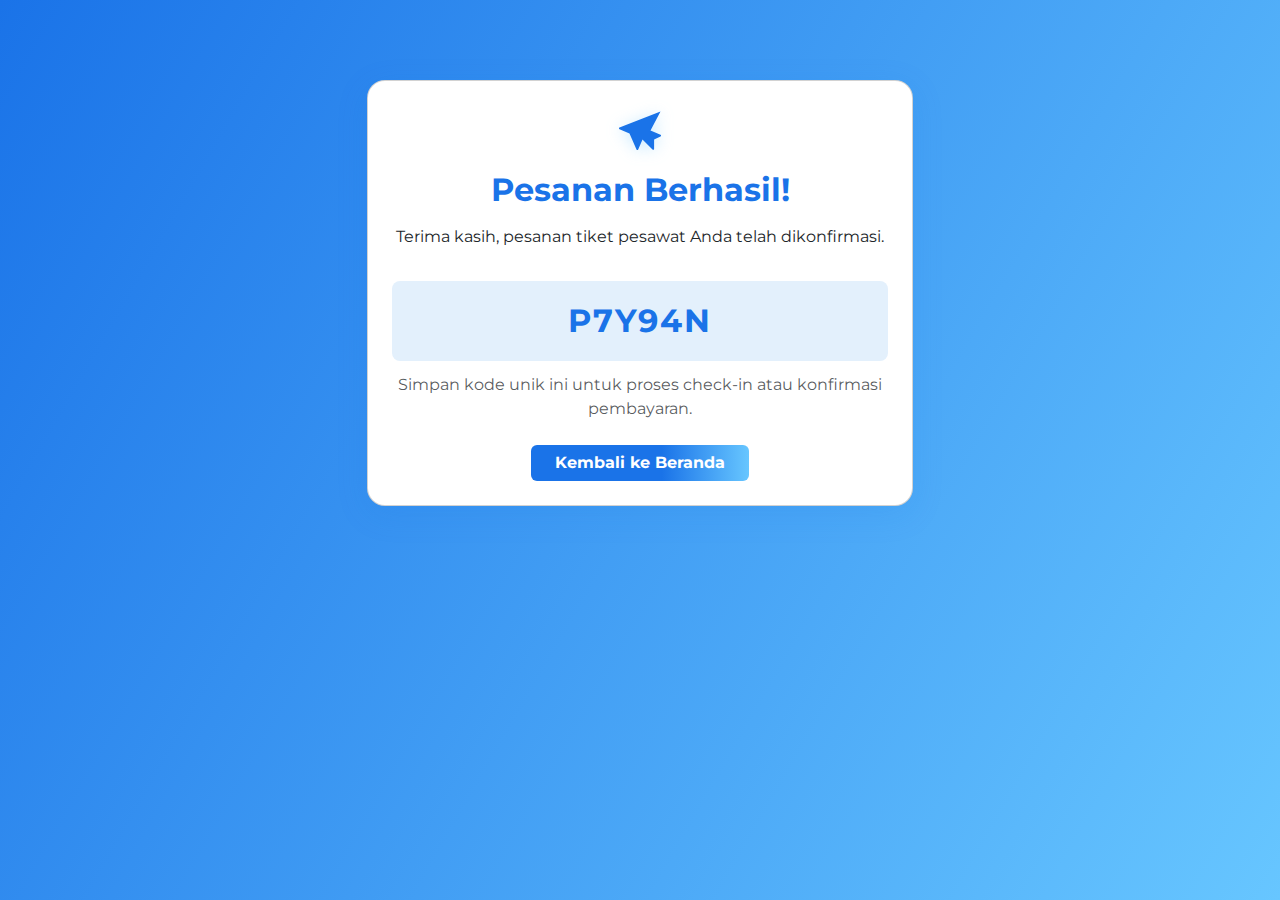
<file: kode.html>
<!DOCTYPE html>
<html lang="id">
<head>
    <meta charset="UTF-8">
    <meta name="viewport" content="width=device-width, initial-scale=1.0">
    <title>Konfirmasi Pesanan - Tiket Pesawat</title>
    <link href="https://fonts.googleapis.com/css2?family=Montserrat:wght@500;700&display=swap" rel="stylesheet">
    <link href="https://cdn.jsdelivr.net/npm/bootstrap@5.3.3/dist/css/bootstrap.min.css" rel="stylesheet">
    <style>
        body {
            background: linear-gradient(120deg, #1a73e8 0%, #67c6ff 100%);
            font-family: 'Montserrat', Arial, sans-serif;
            min-height: 100vh;
        }
        .kode-card {
            border-radius: 18px;
            box-shadow: 0 8px 32px rgba(26,115,232,0.13);
            margin-top: 80px;
            margin-bottom: 80px;
            overflow: hidden;
        }
        .plane-icon {
            display: flex;
            justify-content: center;
            align-items: center;
            margin-bottom: 18px;
        }
        .plane-icon svg {
            width: 48px;
            height: 48px;
            fill: #1a73e8;
            filter: drop-shadow(0 2px 8px #67c6ff55);
        }
        .kode-unik {
            font-size: 2rem;
            font-weight: 700;
            color: #1a73e8;
            letter-spacing: 2px;
            background: #e3f0fc;
            border-radius: 8px;
            padding: 16px 0;
            margin: 24px 0 12px 0;
            text-align: center;
            user-select: all;
        }
        .btn-home {
            background: linear-gradient(90deg, #1a73e8 60%, #67c6ff 100%);
            border: none;
            font-weight: 700;
            color: #fff;
        }
        .btn-home:hover {
            background: linear-gradient(90deg, #1669c1 60%, #4bb7f5 100%);
            color: #fff;
        }
    </style>
</head>
<body>
    <div class="container">
        <div class="row justify-content-center">
            <div class="col-lg-6 col-md-8">
                <div class="card kode-card p-4">
                    <div class="plane-icon">
                        <svg viewBox="0 0 48 48">
                            <path d="M44.5 6.5L3.5 22.5C2.7 22.8 2.7 23.9 3.5 24.2L13.5 28.5L20.5 44.5C20.8 45.3 21.9 45.3 22.2 44.5L26.5 34.5L36.5 44.5C37.1 45.1 38.1 44.7 38.1 43.9V34.5L44.5 31.5C45.3 31.2 45.3 30.1 44.5 29.8L34.5 25.5L44.5 6.5Z"/>
                        </svg>
                    </div>
                    <h2 class="text-center mb-3" style="color:#1a73e8;font-weight:700;">Pesanan Berhasil!</h2>
                    <p class="text-center mb-2">Terima kasih, pesanan tiket pesawat Anda telah dikonfirmasi.</p>
                    <div class="kode-unik" id="kodeUnik">-</div>
                    <p class="text-center text-muted mb-4">Simpan kode unik ini untuk proses check-in atau konfirmasi pembayaran.</p>
                    <div class="d-flex justify-content-center">
                        <a href="index.html" class="btn btn-home px-4">Kembali ke Beranda</a>
                    </div>
                </div>
            </div>
        </div>
    </div>
    <script>
        // Generate kode unik acak (6 karakter alfanumerik)
        function generateKodeUnik(length = 6) {
            const chars = 'ABCDEFGHJKLMNPQRSTUVWXYZ23456789';
            let kode = '';
            for (let i = 0; i < length; i++) {
                kode += chars.charAt(Math.floor(Math.random() * chars.length));
            }
            return kode;
        }
        document.getElementById('kodeUnik').textContent = generateKodeUnik();
    </script>
    <script src="https://cdn.jsdelivr.net/npm/bootstrap@5.3.3/dist/js/bootstrap.bundle.min.js"></script>
</body>
</html>
</file>
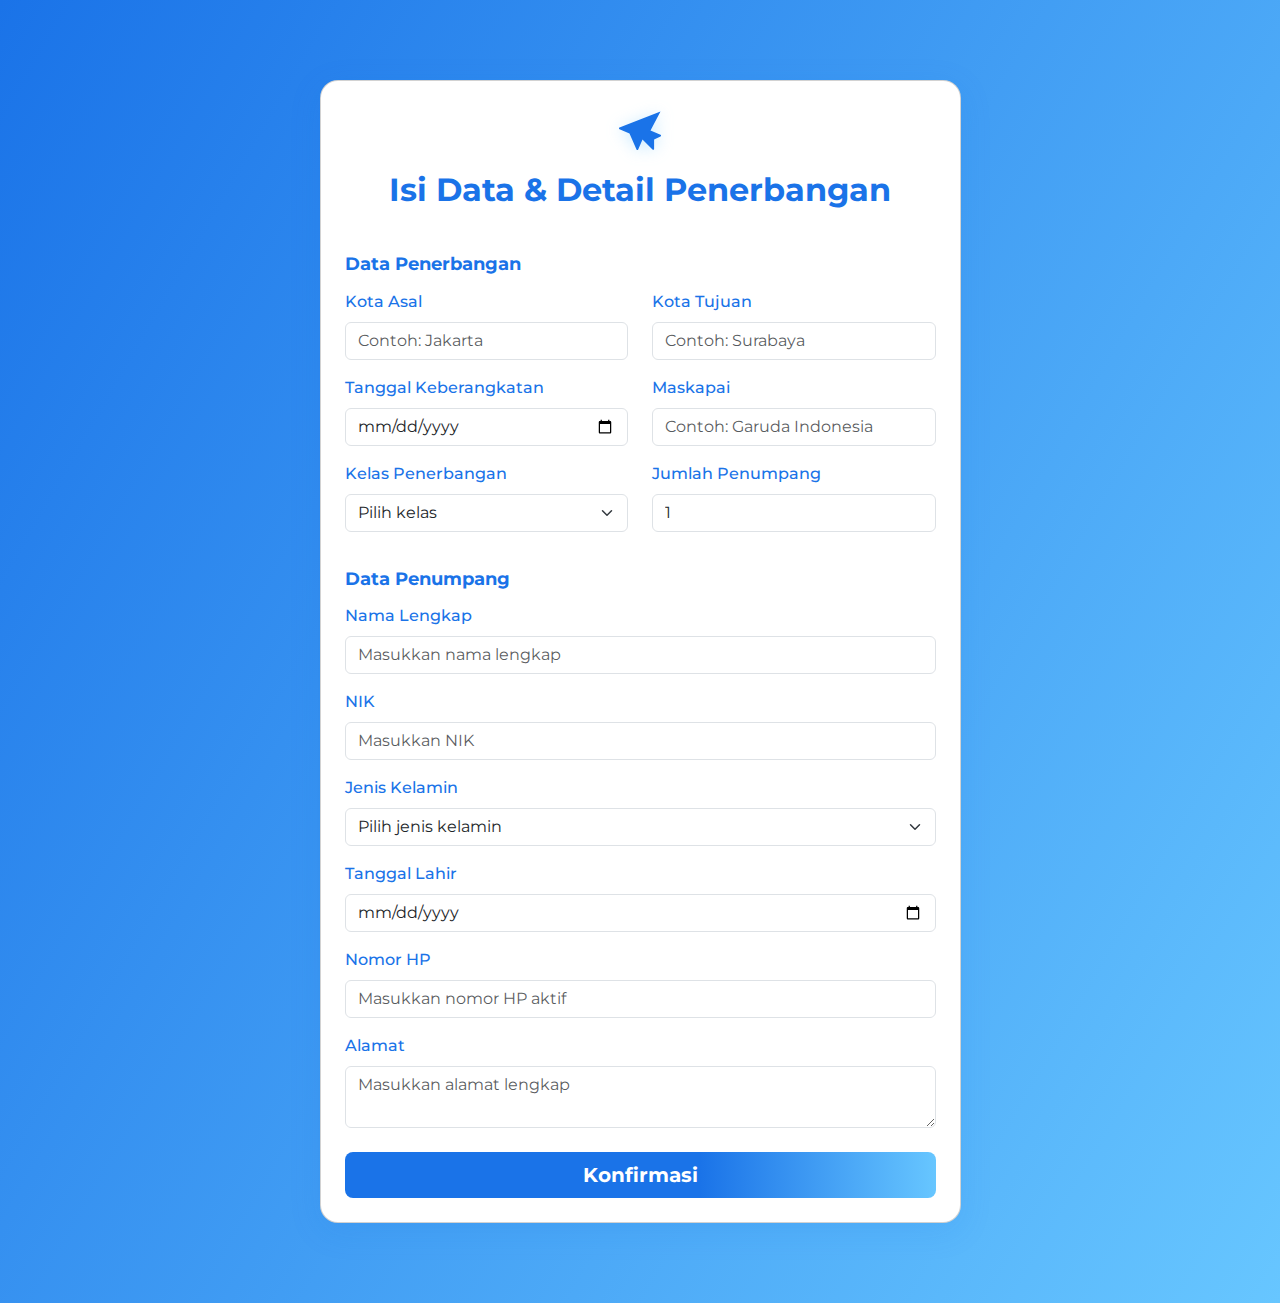
<file: konfirmasi.html>
<!DOCTYPE html>
<html lang="id">
<head>
    <meta charset="UTF-8">
    <meta name="viewport" content="width=device-width, initial-scale=1.0">
    <title>Konfirmasi Data & Penerbangan - Tiket Pesawat</title>
    <link href="https://fonts.googleapis.com/css2?family=Montserrat:wght@500;700&display=swap" rel="stylesheet">
    <link href="https://cdn.jsdelivr.net/npm/bootstrap@5.3.3/dist/css/bootstrap.min.css" rel="stylesheet">
    <style>
        body {
            background: linear-gradient(120deg, #1a73e8 0%, #67c6ff 100%);
            font-family: 'Montserrat', Arial, sans-serif;
            min-height: 100vh;
        }
        .konfirmasi-card {
            border-radius: 18px;
            box-shadow: 0 8px 32px rgba(26,115,232,0.13);
            margin-top: 80px;
            margin-bottom: 80px;
            overflow: hidden;
        }
        .plane-icon {
            display: flex;
            justify-content: center;
            align-items: center;
            margin-bottom: 18px;
        }
        .plane-icon svg {
            width: 48px;
            height: 48px;
            fill: #1a73e8;
            filter: drop-shadow(0 2px 8px #67c6ff55);
        }
        .btn-konfirmasi {
            background: linear-gradient(90deg, #1a73e8 60%, #67c6ff 100%);
            border: none;
            font-weight: 700;
            color: #fff;
        }
        .btn-konfirmasi:hover {
            background: linear-gradient(90deg, #1669c1 60%, #4bb7f5 100%);
            color: #fff;
        }
        .form-label {
            color: #1a73e8;
            font-weight: 500;
        }
        .section-title {
            font-size: 1.1rem;
            font-weight: 700;
            color: #1a73e8;
            margin-bottom: 12px;
            margin-top: 18px;
        }
    </style>
</head>
<body>
    <div class="container">
        <div class="row justify-content-center">
            <div class="col-lg-7 col-md-9">
                <div class="card konfirmasi-card p-4">
                    <div class="plane-icon">
                        <svg viewBox="0 0 48 48">
                            <path d="M44.5 6.5L3.5 22.5C2.7 22.8 2.7 23.9 3.5 24.2L13.5 28.5L20.5 44.5C20.8 45.3 21.9 45.3 22.2 44.5L26.5 34.5L36.5 44.5C37.1 45.1 38.1 44.7 38.1 43.9V34.5L44.5 31.5C45.3 31.2 45.3 30.1 44.5 29.8L34.5 25.5L44.5 6.5Z"/>
                        </svg>
                    </div>
                    <h2 class="text-center mb-4" style="color:#1a73e8;font-weight:700;">Isi Data & Detail Penerbangan</h2>
                    <form onsubmit="event.preventDefault(); window.location.href='kode.html';">
                        <div class="section-title">Data Penerbangan</div>
                        <div class="row">
                            <div class="mb-3 col-md-6">
                                <label for="asal" class="form-label">Kota Asal</label>
                                <input type="text" class="form-control" id="asal" name="asal" placeholder="Contoh: Jakarta" required>
                            </div>
                            <div class="mb-3 col-md-6">
                                <label for="tujuan" class="form-label">Kota Tujuan</label>
                                <input type="text" class="form-control" id="tujuan" name="tujuan" placeholder="Contoh: Surabaya" required>
                            </div>
                        </div>
                        <div class="row">
                            <div class="mb-3 col-md-6">
                                <label for="tanggal" class="form-label">Tanggal Keberangkatan</label>
                                <input type="date" class="form-control" id="tanggal" name="tanggal" required>
                            </div>
                            <div class="mb-3 col-md-6">
                                <label for="maskapai" class="form-label">Maskapai</label>
                                <input type="text" class="form-control" id="maskapai" name="maskapai" placeholder="Contoh: Garuda Indonesia" required>
                            </div>
                        </div>
                        <div class="row">
                            <div class="mb-3 col-md-6">
                                <label for="kelas" class="form-label">Kelas Penerbangan</label>
                                <select class="form-select" id="kelas" name="kelas" required>
                                    <option value="">Pilih kelas</option>
                                    <option value="Ekonomi">Ekonomi</option>
                                    <option value="Bisnis">Bisnis</option>
                                    <option value="First Class">First Class</option>
                                </select>
                            </div>
                            <div class="mb-3 col-md-6">
                                <label for="jumlah" class="form-label">Jumlah Penumpang</label>
                                <input type="number" class="form-control" id="jumlah" name="jumlah" min="1" max="10" value="1" required>
                            </div>
                        </div>
                        <div class="section-title">Data Penumpang</div>
                        <div class="mb-3">
                            <label for="nama" class="form-label">Nama Lengkap</label>
                            <input type="text" class="form-control" id="nama" name="nama" placeholder="Masukkan nama lengkap" required>
                        </div>
                        <div class="mb-3">
                            <label for="nik" class="form-label">NIK</label>
                            <input type="text" class="form-control" id="nik" name="nik" placeholder="Masukkan NIK" required>
                        </div>
                        <div class="mb-3">
                            <label for="gender" class="form-label">Jenis Kelamin</label>
                            <select class="form-select" id="gender" name="gender" required>
                                <option value="">Pilih jenis kelamin</option>
                                <option value="Laki-laki">Laki-laki</option>
                                <option value="Perempuan">Perempuan</option>
                            </select>
                        </div>
                        <div class="mb-3">
                            <label for="birthdate" class="form-label">Tanggal Lahir</label>
                            <input type="date" class="form-control" id="birthdate" name="birthdate" required>
                        </div>
                        <div class="mb-3">
                            <label for="phone" class="form-label">Nomor HP</label>
                            <input type="tel" class="form-control" id="phone" name="phone" placeholder="Masukkan nomor HP aktif" required>
                        </div>
                        <div class="mb-3">
                            <label for="alamat" class="form-label">Alamat</label>
                            <textarea class="form-control" id="alamat" name="alamat" rows="2" placeholder="Masukkan alamat lengkap" required></textarea>
                        </div>
                        <div class="d-grid gap-2">
                            <button type="submit" class="btn btn-konfirmasi btn-lg mt-2">Konfirmasi</button>
                        </div>
                    </form>
                </div>
            </div>
        </div>
    </div>
    <script src="https://cdn.jsdelivr.net/npm/bootstrap@5.3.3/dist/js/bootstrap.bundle.min.js"></script>
</body>
</html>
</file>
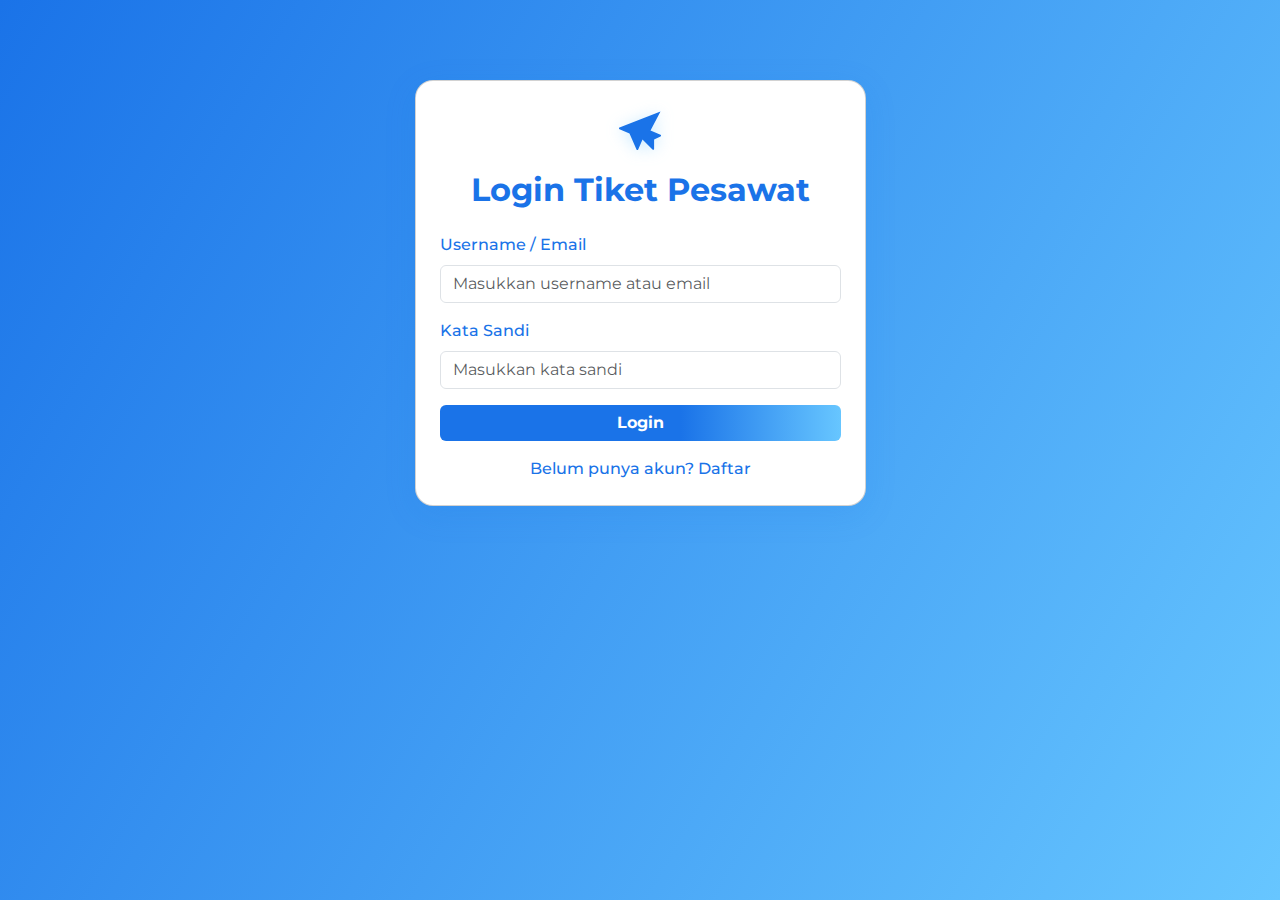
<file: login.html>
<!DOCTYPE html>
<html lang="id">
<head>
    <meta charset="UTF-8">
    <meta name="viewport" content="width=device-width, initial-scale=1.0">
    <title>Login Tiket Pesawat</title>
    <link href="https://fonts.googleapis.com/css2?family=Montserrat:wght@500;700&display=swap" rel="stylesheet">
    <link href="https://cdn.jsdelivr.net/npm/bootstrap@5.3.3/dist/css/bootstrap.min.css" rel="stylesheet">
    <style>
        body {
            background: linear-gradient(120deg, #1a73e8 0%, #67c6ff 100%);
            font-family: 'Montserrat', Arial, sans-serif;
            min-height: 100vh;
        }
        .login-card {
            border-radius: 18px;
            box-shadow: 0 8px 32px rgba(26,115,232,0.13);
            margin-top: 80px;
            margin-bottom: 80px;
            overflow: hidden;
        }
        .plane-icon {
            display: flex;
            justify-content: center;
            align-items: center;
            margin-bottom: 18px;
        }
        .plane-icon svg {
            width: 48px;
            height: 48px;
            fill: #1a73e8;
            filter: drop-shadow(0 2px 8px #67c6ff55);
        }
        .form-label {
            color: #1a73e8;
            font-weight: 500;
        }
        .btn-primary {
            background: linear-gradient(90deg, #1a73e8 60%, #67c6ff 100%);
            border: none;
            font-weight: 700;
        }
        .btn-primary:hover {
            background: linear-gradient(90deg, #1669c1 60%, #4bb7f5 100%);
        }
        .register-link {
            color: #1a73e8;
            text-decoration: none;
            font-weight: 500;
            transition: color 0.2s;
        }
        .register-link:hover {
            color: #1669c1;
            text-decoration: underline;
        }
    </style>
</head>
<body>
    <div class="container">
        <div class="row justify-content-center">
            <div class="col-lg-5 col-md-7">
                <div class="card login-card p-4">
                    <div class="plane-icon">
                        <svg viewBox="0 0 48 48">
                            <path d="M44.5 6.5L3.5 22.5C2.7 22.8 2.7 23.9 3.5 24.2L13.5 28.5L20.5 44.5C20.8 45.3 21.9 45.3 22.2 44.5L26.5 34.5L36.5 44.5C37.1 45.1 38.1 44.7 38.1 43.9V34.5L44.5 31.5C45.3 31.2 45.3 30.1 44.5 29.8L34.5 25.5L44.5 6.5Z"/>
                        </svg>
                    </div>
                    <h2 class="text-center mb-4" style="color:#1a73e8;font-weight:700;">Login Tiket Pesawat</h2>
                    <form onsubmit="event.preventDefault(); window.location.href='index.html';">
                        <div class="mb-3">
                            <label for="username" class="form-label">Username / Email</label>
                            <input type="text" class="form-control" id="username" name="username" placeholder="Masukkan username atau email" required>
                        </div>
                        <div class="mb-3">
                            <label for="password" class="form-label">Kata Sandi</label>
                            <input type="password" class="form-control" id="password" name="password" placeholder="Masukkan kata sandi" required>
                        </div>
                        <button type="submit" class="btn btn-primary w-100">Login</button>
                    </form>
                    <div class="text-center mt-3">
                        <a href="Register.html" class="register-link">Belum punya akun? Daftar</a>
                    </div>
                </div>
            </div>
        </div>
    </div>
    <script src="https://cdn.jsdelivr.net/npm/bootstrap@5.3.3/dist/js/bootstrap.bundle.min.js"></script>
</body>
</html>
</file>
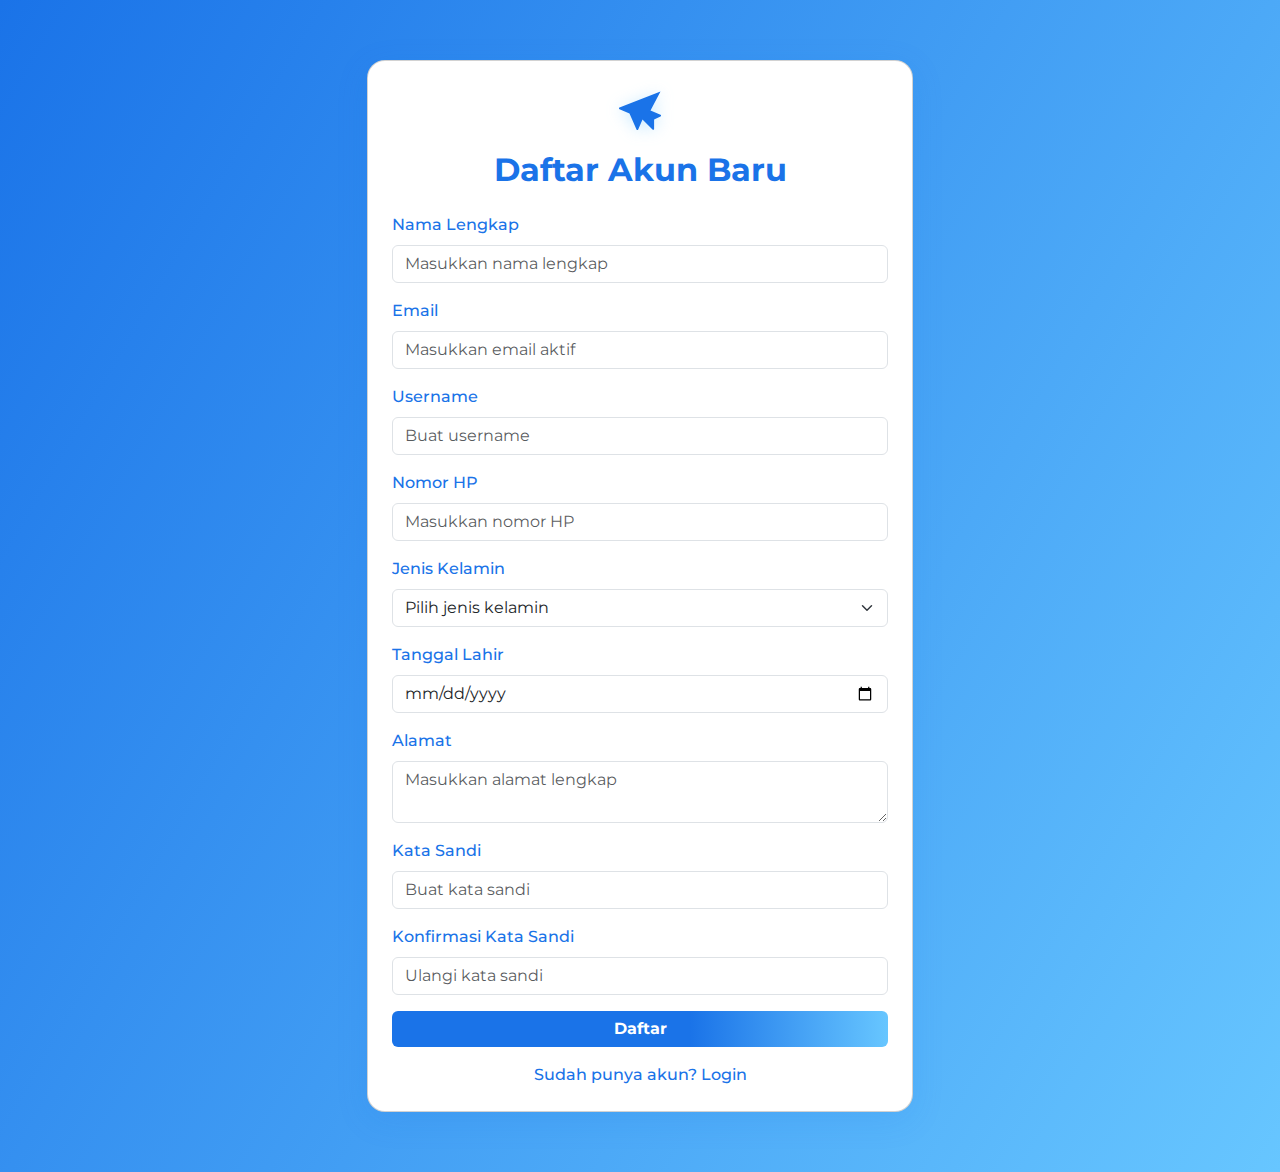
<file: Register.html>
<!DOCTYPE html>
<html lang="id">
<head>
    <meta charset="UTF-8">
    <meta name="viewport" content="width=device-width, initial-scale=1.0">
    <title>Register Tiket Pesawat</title>
    <link href="https://fonts.googleapis.com/css2?family=Montserrat:wght@500;700&display=swap" rel="stylesheet">
    <link href="https://cdn.jsdelivr.net/npm/bootstrap@5.3.3/dist/css/bootstrap.min.css" rel="stylesheet">
    <style>
        body {
            background: linear-gradient(120deg, #1a73e8 0%, #67c6ff 100%);
            font-family: 'Montserrat', Arial, sans-serif;
            min-height: 100vh;
        }
        .register-card {
            border-radius: 18px;
            box-shadow: 0 8px 32px rgba(26,115,232,0.13);
            margin-top: 60px;
            margin-bottom: 60px;
            overflow: hidden;
        }
        .plane-icon {
            display: flex;
            justify-content: center;
            align-items: center;
            margin-bottom: 18px;
        }
        .plane-icon svg {
            width: 48px;
            height: 48px;
            fill: #1a73e8;
            filter: drop-shadow(0 2px 8px #67c6ff55);
        }
        .form-label {
            color: #1a73e8;
            font-weight: 500;
        }
        .btn-primary {
            background: linear-gradient(90deg, #1a73e8 60%, #67c6ff 100%);
            border: none;
            font-weight: 700;
        }
        .btn-primary:hover {
            background: linear-gradient(90deg, #1669c1 60%, #4bb7f5 100%);
        }
        .login-link {
            color: #1a73e8;
            text-decoration: none;
            font-weight: 500;
            transition: color 0.2s;
        }
        .login-link:hover {
            color: #1669c1;
            text-decoration: underline;
        }
    </style>
</head>
<body>
    <div class="container">
        <div class="row justify-content-center">
            <div class="col-lg-6 col-md-8">
                <div class="card register-card p-4">
                    <div class="plane-icon">
                        <svg viewBox="0 0 48 48">
                            <path d="M44.5 6.5L3.5 22.5C2.7 22.8 2.7 23.9 3.5 24.2L13.5 28.5L20.5 44.5C20.8 45.3 21.9 45.3 22.2 44.5L26.5 34.5L36.5 44.5C37.1 45.1 38.1 44.7 38.1 43.9V34.5L44.5 31.5C45.3 31.2 45.3 30.1 44.5 29.8L34.5 25.5L44.5 6.5Z"/>
                        </svg>
                    </div>
                    <h2 class="text-center mb-4" style="color:#1a73e8;font-weight:700;">Daftar Akun Baru</h2>
                    <form>
                        <div class="mb-3">
                            <label for="fullname" class="form-label">Nama Lengkap</label>
                            <input type="text" class="form-control" id="fullname" name="fullname" placeholder="Masukkan nama lengkap" required>
                        </div>
                        <div class="mb-3">
                            <label for="email" class="form-label">Email</label>
                            <input type="email" class="form-control" id="email" name="email" placeholder="Masukkan email aktif" required>
                        </div>
                        <div class="mb-3">
                            <label for="username" class="form-label">Username</label>
                            <input type="text" class="form-control" id="username" name="username" placeholder="Buat username" required>
                        </div>
                        <div class="mb-3">
                            <label for="phone" class="form-label">Nomor HP</label>
                            <input type="tel" class="form-control" id="phone" name="phone" placeholder="Masukkan nomor HP" required>
                        </div>
                        <div class="mb-3">
                            <label for="gender" class="form-label">Jenis Kelamin</label>
                            <select class="form-select" id="gender" name="gender" required>
                                <option value="">Pilih jenis kelamin</option>
                                <option value="Laki-laki">Laki-laki</option>
                                <option value="Perempuan">Perempuan</option>
                            </select>
                        </div>
                        <div class="mb-3">
                            <label for="birthdate" class="form-label">Tanggal Lahir</label>
                            <input type="date" class="form-control" id="birthdate" name="birthdate" required>
                        </div>
                        <div class="mb-3">
                            <label for="address" class="form-label">Alamat</label>
                            <textarea class="form-control" id="address" name="address" rows="2" placeholder="Masukkan alamat lengkap" required></textarea>
                        </div>
                        <div class="mb-3">
                            <label for="password" class="form-label">Kata Sandi</label>
                            <input type="password" class="form-control" id="password" name="password" placeholder="Buat kata sandi" required>
                        </div>
                        <div class="mb-3">
                            <label for="confirm-password" class="form-label">Konfirmasi Kata Sandi</label>
                            <input type="password" class="form-control" id="confirm-password" name="confirm-password" placeholder="Ulangi kata sandi" required>
                        </div>
                        <button type="submit" class="btn btn-primary w-100">Daftar</button>
                    </form>
                    <div class="text-center mt-3">
                        <a href="login.html" class="login-link">Sudah punya akun? Login</a>
                    </div>
                </div>
            </div>
        </div>
    </div>
    <script src="https://cdn.jsdelivr.net/npm/bootstrap@5.3.3/dist/js/bootstrap.bundle.min.js"></script>
</body>
</html>
</file>
